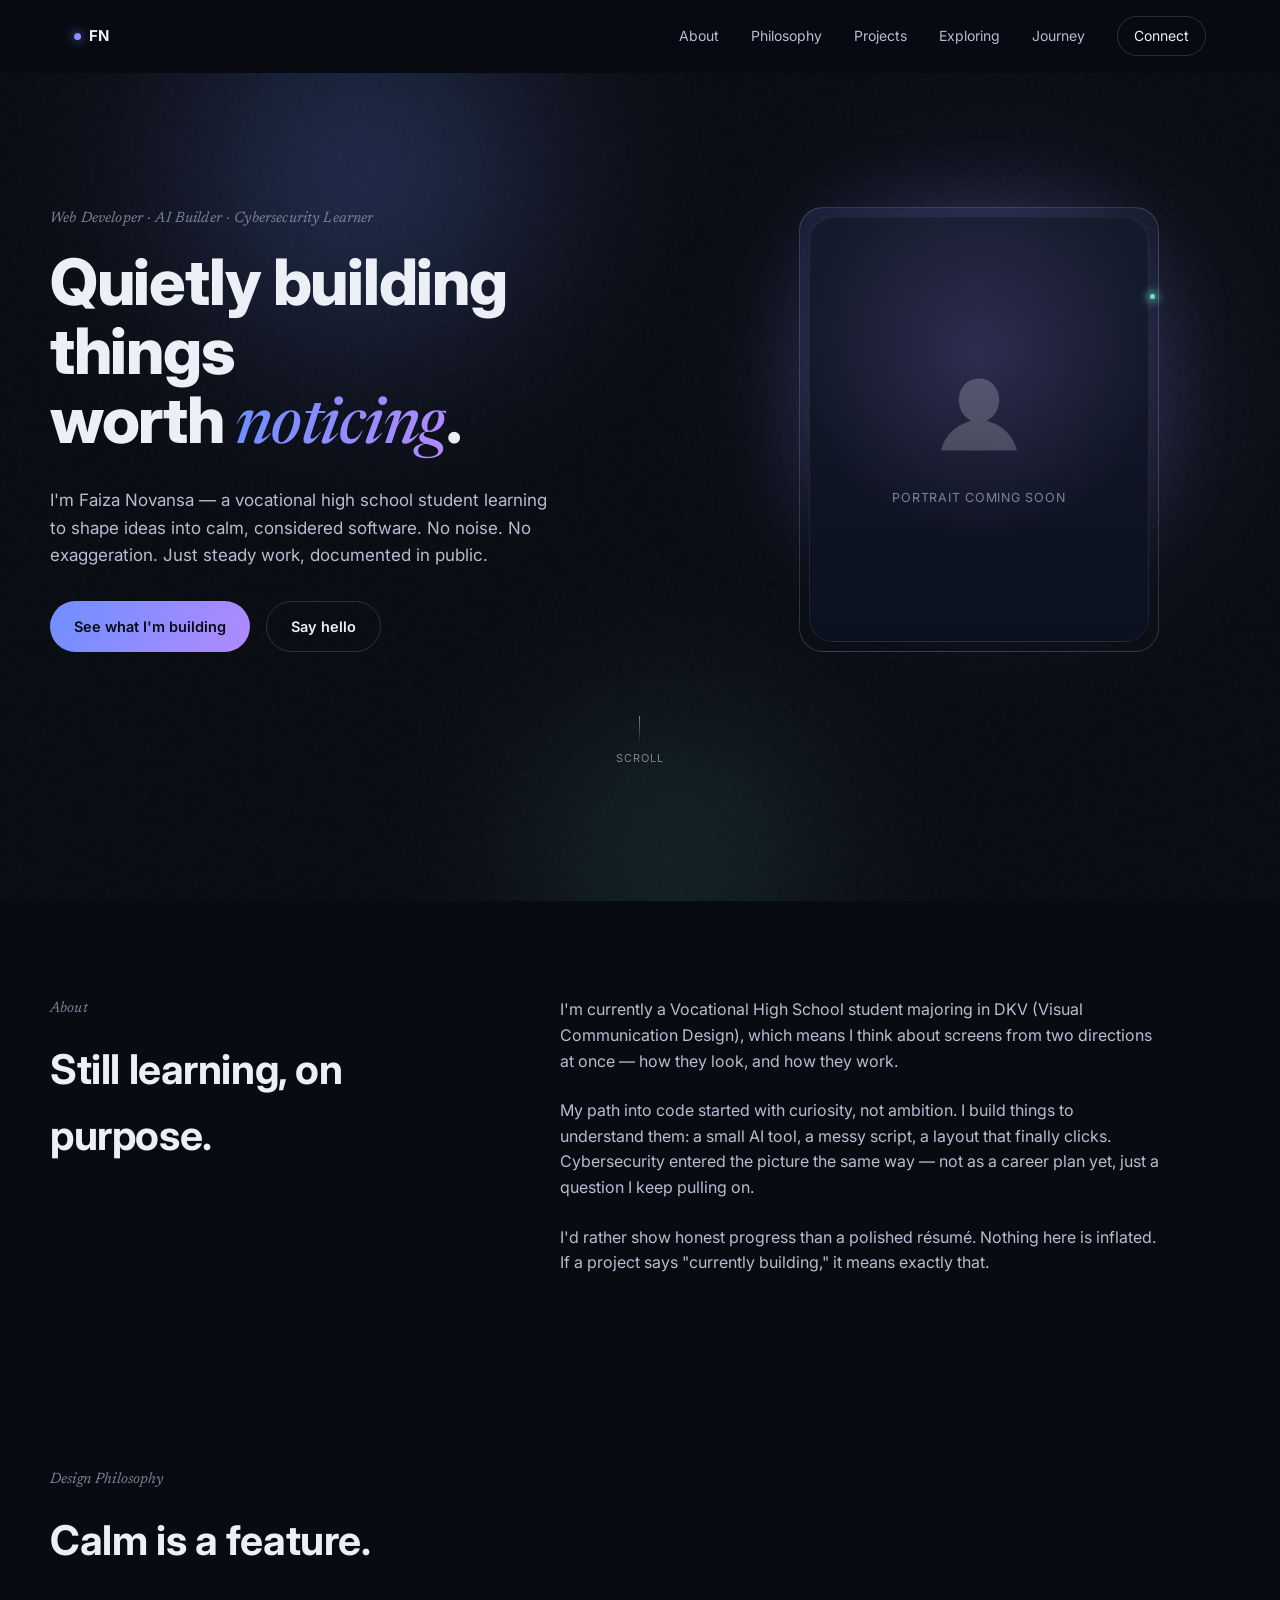
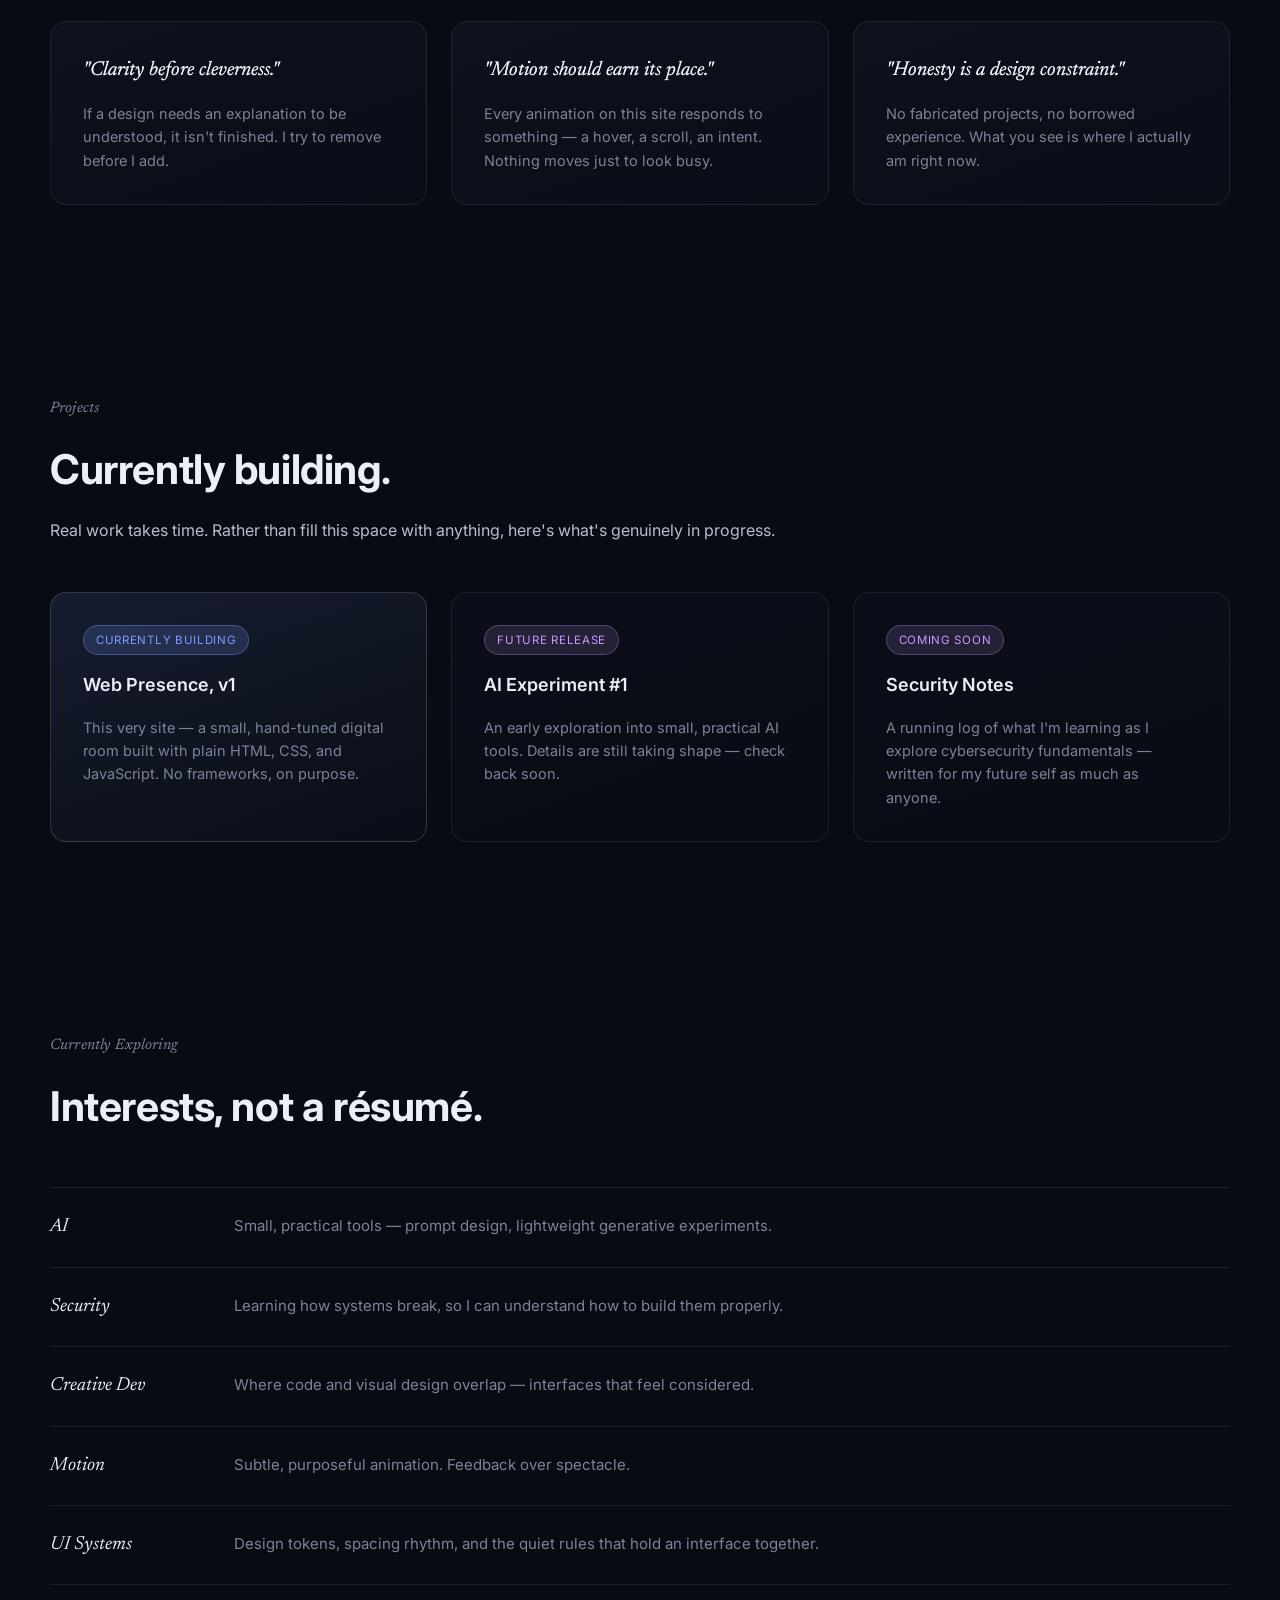
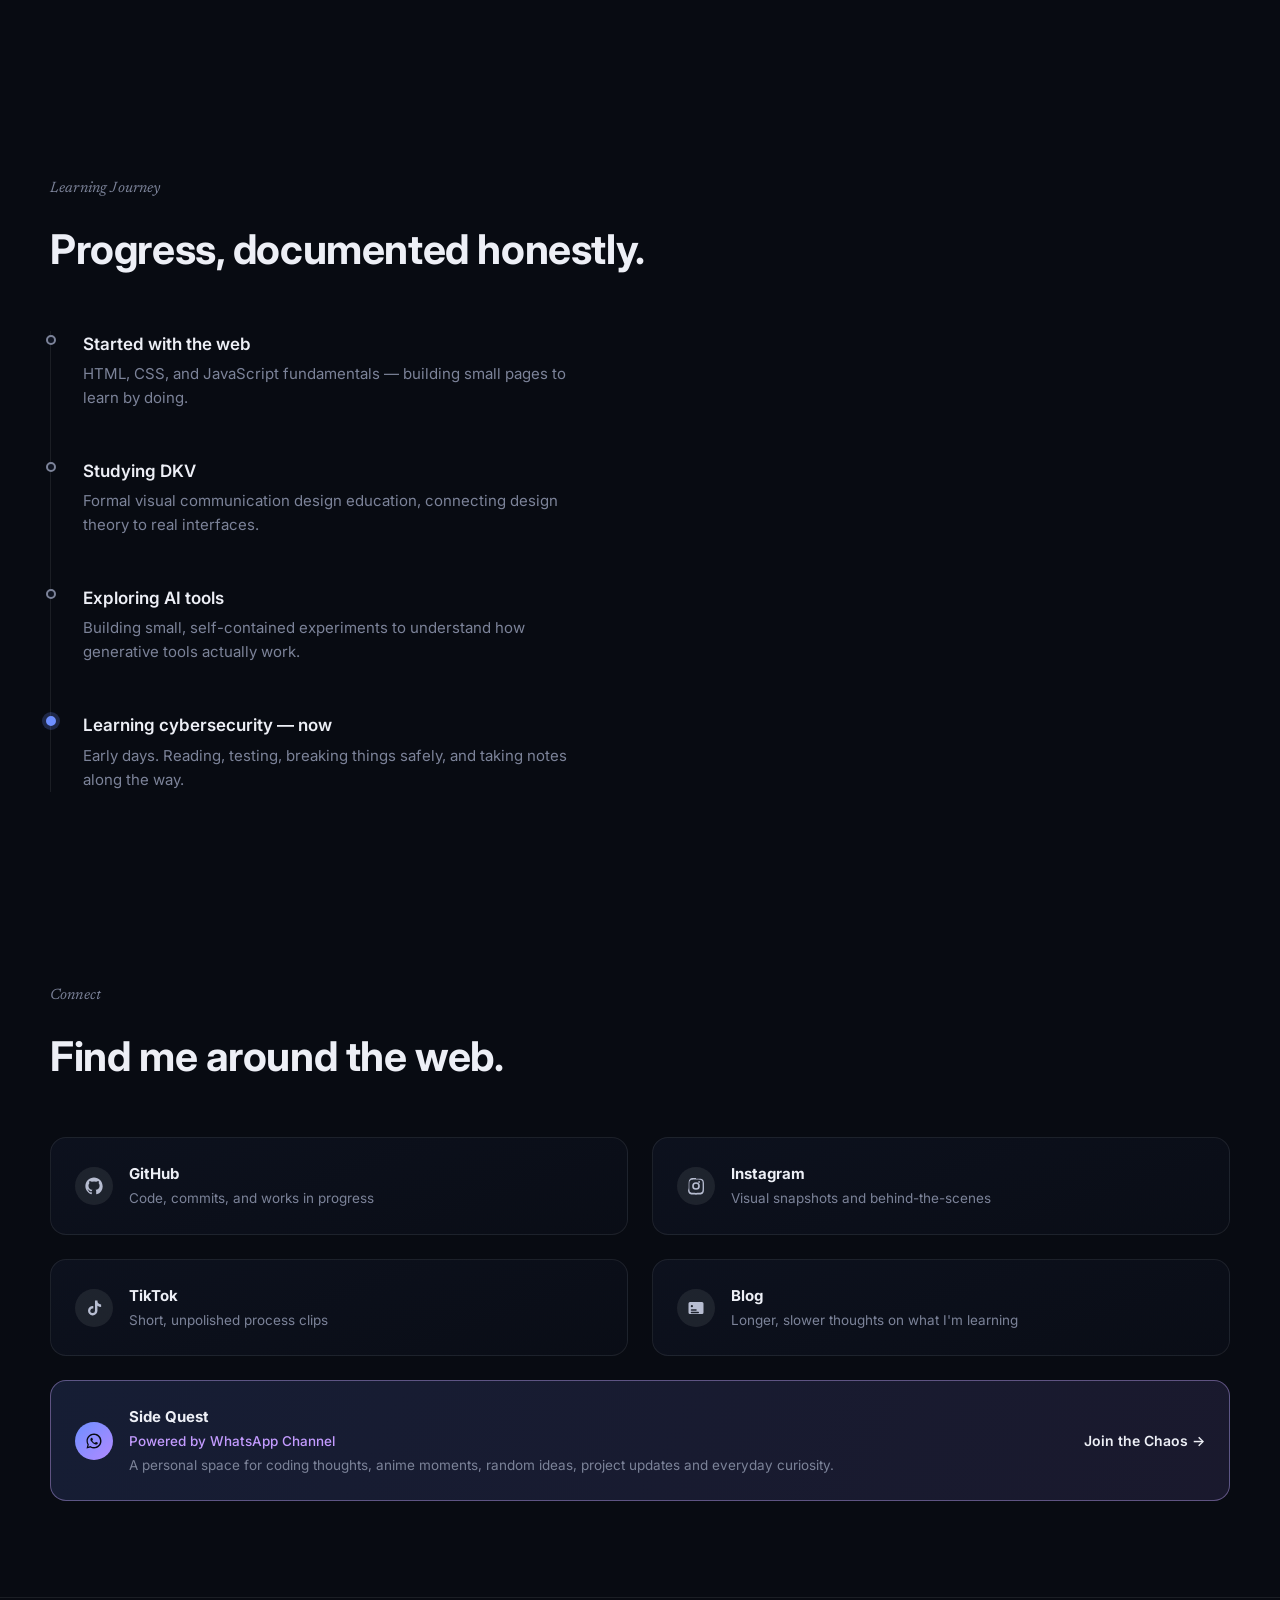
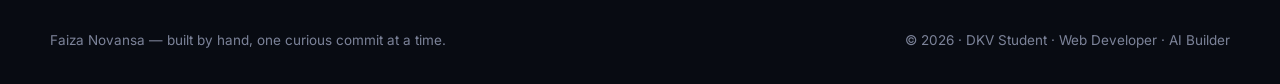
<file: index.html>
<!DOCTYPE html>
<html lang="en">
<head>
  <meta charset="UTF-8">
  <meta name="viewport" content="width=device-width, initial-scale=1.0">
  <title>Faiza Novansa — Vibe Coder</title>
  <meta name="description" content="Faiza Novansa is a web developer, AI builder, and cybersecurity learner exploring the quiet edges of technology one curious project at a time.">
  <meta name="author" content="Faiza Novansa">
  <link rel="canonical" href="https://faizanovansa.github.io">

  <!-- Open Graph -->
  <meta property="og:type" content="website">
  <meta property="og:url" content="https://faizanovansa.github.io">
  <meta property="og:title" content="Faiza Novansa — Vibe Coder">
  <meta property="og:description" content="Web Developer • AI Builder • Cybersecurity Learner. A calm, carefully crafted digital room.">
  <meta property="og:image" content="https://faizanovansa.github.io/og-image.png">
  <meta property="og:locale" content="en_US">

  <!-- Twitter Card -->
  <meta name="twitter:card" content="summary_large_image">
  <meta name="twitter:title" content="Faiza Novansa — Vibe Coder">
  <meta name="twitter:description" content="Web Developer • AI Builder • Cybersecurity Learner.">
  <meta name="twitter:image" content="https://faizanovansa.github.io/og-image.png">

  <!-- Icons / Manifest -->
  <link rel="icon" type="image/svg+xml" href="favicon.svg">
  <link rel="manifest" href="manifest.webmanifest">
  <meta name="theme-color" content="#0A0E17">

  <!-- Fonts -->
  <link rel="preconnect" href="https://fonts.googleapis.com">
  <link rel="preconnect" href="https://fonts.gstatic.com" crossorigin>
  <link href="https://fonts.googleapis.com/css2?family=Inter:wght@400;500;600;700;800&family=Newsreader:ital,wght@1,400;1,500&display=swap" rel="stylesheet">

  <link rel="stylesheet" href="style.css">

  <!-- JSON-LD: Person -->
  <script type="application/ld+json">
  {
    "@context": "https://schema.org",
    "@type": "Person",
    "name": "Faiza Novansa",
    "url": "https://faizanovansa.github.io",
    "jobTitle": "Web Developer, AI Builder",
    "description": "Vocational High School Student (DKV) exploring web development, AI, and cybersecurity.",
    "sameAs": [
      "https://github.com/faizanovansa",
      "https://instagram.com/faizanovansa",
      "https://tiktok.com/@izz_urusai",
      "https://faizanovansa.blogspot.com"
    ]
  }
  </script>
</head>
<body>

  <a class="skip-link" href="#main">Skip to content</a>

  <!-- NAVIGATION -->
  <header class="nav" data-reveal>
    <div class="nav__inner">
      <a href="#top" class="nav__mark" aria-label="Faiza Novansa, back to top">
        <span class="nav__mark-dot" aria-hidden="true"></span>
        FN
      </a>

      <nav class="nav__links" aria-label="Primary">
        <a href="#about">About</a>
        <a href="#philosophy">Philosophy</a>
        <a href="#projects">Projects</a>
        <a href="#exploring">Exploring</a>
        <a href="#journey">Journey</a>
        <a href="#connect" class="nav__cta">Connect</a>
      </nav>

      <button class="nav__toggle" id="navToggle" aria-expanded="false" aria-controls="navMobile" aria-label="Open menu">
        <span></span><span></span><span></span>
      </button>
    </div>

    <nav class="nav__mobile" id="navMobile" aria-label="Mobile">
      <a href="#about">About</a>
      <a href="#philosophy">Philosophy</a>
      <a href="#projects">Projects</a>
      <a href="#exploring">Exploring</a>
      <a href="#journey">Journey</a>
      <a href="#connect">Connect</a>
    </nav>
  </header>

  <main id="main">

    <!-- HERO -->
    <section class="hero" id="top">
      <div class="hero__aurora" aria-hidden="true">
        <span class="aurora aurora--one"></span>
        <span class="aurora aurora--two"></span>
        <span class="aurora aurora--three"></span>
        <span class="noise" aria-hidden="true"></span>
      </div>

      <div class="hero__inner">
        <div class="hero__copy" data-reveal>
          <p class="eyebrow">Web Developer · AI Builder · Cybersecurity Learner</p>
          <h1 class="hero__headline">
            Quietly building things<br>
            worth <em>noticing</em>.
          </h1>
          <p class="hero__sub">
            I'm Faiza Novansa — a vocational high school student learning to shape ideas
            into calm, considered software. No noise. No exaggeration. Just steady work,
            documented in public.
          </p>
          <div class="hero__actions">
            <a href="#projects" class="btn btn--primary">See what I'm building</a>
            <a href="#connect" class="btn btn--ghost">Say hello</a>
          </div>
        </div>

        <div class="hero__portrait" data-reveal>
          <div class="portrait-frame">
            <div class="portrait-frame__glow" aria-hidden="true"></div>
            <div class="portrait-frame__ring" aria-hidden="true"></div>
            <div class="portrait-frame__inner">
              <!--
                PORTRAIT PLACEHOLDER
                Replace the <div class="portrait-placeholder"> block below with:
                <img src="ruPI1Eq.jpeg" alt="Faiza Novansa" class="portrait-image">
                Recommended: 1000×1250px, soft even lighting, plain or blurred background.
                The frame, glow, and spacing are already tuned to receive it.
              -->
              <div class="portrait-placeholder">
                <svg viewBox="0 0 200 250" aria-hidden="true" class="portrait-placeholder__mark">
                  <path d="M100 55c-24 0-42 19-42 45 0 20 11 36 26 43-32 9-56 30-63 62h158c-7-32-31-53-63-62 15-7 26-23 26-43 0-26-18-45-42-45z" />
                </svg>
                <span class="portrait-placeholder__label">Portrait coming soon</span>
              </div>
            </div>
            <span class="portrait-frame__firefly" aria-hidden="true"></span>
          </div>
        </div>
      </div>

      <div class="hero__scroll" aria-hidden="true">
        <span></span>
        <p>Scroll</p>
      </div>
    </section>

    <!-- ABOUT -->
    <section class="section about" id="about" data-reveal>
      <div class="section__inner about__grid">
        <div class="section__head">
          <p class="eyebrow">About</p>
          <h2>Still learning, on purpose.</h2>
        </div>
        <div class="about__body">
          <p>
            I'm currently a Vocational High School student majoring in DKV
            (Visual Communication Design), which means I think about screens
            from two directions at once — how they look, and how they work.
          </p>
          <p>
            My path into code started with curiosity, not ambition. I build
            things to understand them: a small AI tool, a messy script, a
            layout that finally clicks. Cybersecurity entered the picture the
            same way — not as a career plan yet, just a question I keep
            pulling on.
          </p>
          <p>
            I'd rather show honest progress than a polished résumé. Nothing
            here is inflated. If a project says "currently building," it
            means exactly that.
          </p>
        </div>
      </div>
    </section>

    <!-- DESIGN PHILOSOPHY -->
    <section class="section philosophy" id="philosophy" data-reveal>
      <div class="section__inner">
        <div class="section__head">
          <p class="eyebrow">Design Philosophy</p>
          <h2>Calm is a feature.</h2>
        </div>

        <div class="philosophy__grid">
          <article class="philosophy__card">
            <p class="philosophy__quote">"Clarity before cleverness."</p>
            <p class="philosophy__note">
              If a design needs an explanation to be understood, it isn't
              finished. I try to remove before I add.
            </p>
          </article>
          <article class="philosophy__card">
            <p class="philosophy__quote">"Motion should earn its place."</p>
            <p class="philosophy__note">
              Every animation on this site responds to something — a hover,
              a scroll, an intent. Nothing moves just to look busy.
            </p>
          </article>
          <article class="philosophy__card">
            <p class="philosophy__quote">"Honesty is a design constraint."</p>
            <p class="philosophy__note">
              No fabricated projects, no borrowed experience. What you see
              is where I actually am right now.
            </p>
          </article>
        </div>
      </div>
    </section>

    <!-- PROJECTS -->
    <section class="section projects" id="projects" data-reveal>
      <div class="section__inner">
        <div class="section__head">
          <p class="eyebrow">Projects</p>
          <h2>Currently building.</h2>
          <p class="section__lede">
            Real work takes time. Rather than fill this space with anything,
            here's what's genuinely in progress.
          </p>
        </div>

        <div class="projects__grid">
          <article class="project-card">
            <span class="project-card__status">Currently Building</span>
            <h3>Web Presence, v1</h3>
            <p>
              This very site — a small, hand-tuned digital room built with
              plain HTML, CSS, and JavaScript. No frameworks, on purpose.
            </p>
          </article>

          <article class="project-card project-card--muted">
            <span class="project-card__status project-card__status--future">Future Release</span>
            <h3>AI Experiment #1</h3>
            <p>
              An early exploration into small, practical AI tools. Details
              are still taking shape — check back soon.
            </p>
          </article>

          <article class="project-card project-card--muted">
            <span class="project-card__status project-card__status--future">Coming Soon</span>
            <h3>Security Notes</h3>
            <p>
              A running log of what I'm learning as I explore cybersecurity
              fundamentals — written for my future self as much as anyone.
            </p>
          </article>
        </div>
      </div>
    </section>

    <!-- CURRENTLY EXPLORING -->
    <section class="section exploring" id="exploring" data-reveal>
      <div class="section__inner">
        <div class="section__head">
          <p class="eyebrow">Currently Exploring</p>
          <h2>Interests, not a résumé.</h2>
        </div>

        <ul class="exploring__list">
          <li class="exploring__item">
            <span class="exploring__index">AI</span>
            <p>Small, practical tools — prompt design, lightweight generative experiments.</p>
          </li>
          <li class="exploring__item">
            <span class="exploring__index">Security</span>
            <p>Learning how systems break, so I can understand how to build them properly.</p>
          </li>
          <li class="exploring__item">
            <span class="exploring__index">Creative Dev</span>
            <p>Where code and visual design overlap — interfaces that feel considered.</p>
          </li>
          <li class="exploring__item">
            <span class="exploring__index">Motion</span>
            <p>Subtle, purposeful animation. Feedback over spectacle.</p>
          </li>
          <li class="exploring__item">
            <span class="exploring__index">UI Systems</span>
            <p>Design tokens, spacing rhythm, and the quiet rules that hold an interface together.</p>
          </li>
        </ul>
      </div>
    </section>

    <!-- LEARNING JOURNEY -->
    <section class="section journey" id="journey" data-reveal>
      <div class="section__inner">
        <div class="section__head">
          <p class="eyebrow">Learning Journey</p>
          <h2>Progress, documented honestly.</h2>
        </div>

        <ol class="journey__list">
          <li class="journey__item">
            <span class="journey__marker" aria-hidden="true"></span>
            <div>
              <h3>Started with the web</h3>
              <p>HTML, CSS, and JavaScript fundamentals — building small pages to learn by doing.</p>
            </div>
          </li>
          <li class="journey__item">
            <span class="journey__marker" aria-hidden="true"></span>
            <div>
              <h3>Studying DKV</h3>
              <p>Formal visual communication design education, connecting design theory to real interfaces.</p>
            </div>
          </li>
          <li class="journey__item">
            <span class="journey__marker" aria-hidden="true"></span>
            <div>
              <h3>Exploring AI tools</h3>
              <p>Building small, self-contained experiments to understand how generative tools actually work.</p>
            </div>
          </li>
          <li class="journey__item journey__item--current">
            <span class="journey__marker" aria-hidden="true"></span>
            <div>
              <h3>Learning cybersecurity — now</h3>
              <p>Early days. Reading, testing, breaking things safely, and taking notes along the way.</p>
            </div>
          </li>
        </ol>
      </div>
    </section>

    <!-- CONNECT -->
    <section class="section connect" id="connect" data-reveal>
      <div class="section__inner">
        <div class="section__head">
          <p class="eyebrow">Connect</p>
          <h2>Find me around the web.</h2>
        </div>

        <div class="connect__grid">
          <a class="connect-card" href="https://github.com/faizanovansa" target="_blank" rel="noopener noreferrer">
            <span class="connect-card__icon" aria-hidden="true">
              <svg viewBox="0 0 24 24"><path d="M12 .5C5.65.5.5 5.65.5 12c0 5.08 3.29 9.39 7.86 10.91.57.1.78-.25.78-.55 0-.27-.01-1.15-.02-2.09-3.2.7-3.88-1.36-3.88-1.36-.52-1.33-1.28-1.68-1.28-1.68-1.05-.72.08-.71.08-.71 1.16.08 1.77 1.19 1.77 1.19 1.03 1.77 2.7 1.26 3.36.96.1-.75.4-1.26.73-1.55-2.55-.29-5.23-1.28-5.23-5.68 0-1.26.45-2.28 1.19-3.08-.12-.29-.52-1.46.11-3.05 0 0 .97-.31 3.18 1.18a11.1 11.1 0 0 1 5.79 0c2.2-1.49 3.17-1.18 3.17-1.18.63 1.59.23 2.76.12 3.05.74.8 1.18 1.82 1.18 3.08 0 4.41-2.69 5.38-5.25 5.67.42.36.78 1.08.78 2.17 0 1.57-.01 2.83-.01 3.21 0 .3.2.66.79.55A10.52 10.52 0 0 0 23.5 12C23.5 5.65 18.35.5 12 .5z"/></svg>
            </span>
            <span class="connect-card__body">
              <strong>GitHub</strong>
              <span>Code, commits, and works in progress</span>
            </span>
          </a>

          <a class="connect-card" href="https://instagram.com/USERNAME" target="_blank" rel="noopener noreferrer">
            <span class="connect-card__icon" aria-hidden="true">
              <svg viewBox="0 0 24 24"><path d="M12 2.2c3.2 0 3.58.01 4.85.07 1.17.05 1.97.24 2.43.4a4.9 4.9 0 0 1 1.77 1.15 4.9 4.9 0 0 1 1.15 1.77c.16.46.35 1.26.4 2.43.06 1.27.07 1.65.07 4.85s-.01 3.58-.07 4.85c-.05 1.17-.24 1.97-.4 2.43a4.9 4.9 0 0 1-1.15 1.77 4.9 4.9 0 0 1-1.77 1.15c-.46.16-1.26.35-2.43.4-1.27.06-1.65.07-4.85.07s-3.58-.01-4.85-.07c-1.17-.05-1.97-.24-2.43-.4a4.9 4.9 0 0 1-1.77-1.15 4.9 4.9 0 0 1-1.15-1.77c-.16-.46-.35-1.26-.4-2.43C2.21 15.58 2.2 15.2 2.2 12s.01-3.58.07-4.85c.05-1.17.24-1.97.4-2.43a4.9 4.9 0 0 1 1.15-1.77A4.9 4.9 0 0 1 5.59 1.8c.46-.16 1.26-.35 2.43-.4C9.29 1.34 9.67 1.33 12 1.33m0 2.16c-3.15 0-3.5.01-4.74.07-.96.04-1.48.2-1.83.34-.46.18-.79.39-1.14.74-.35.35-.56.68-.74 1.14-.14.35-.3.87-.34 1.83-.06 1.24-.07 1.59-.07 4.74s.01 3.5.07 4.74c.04.96.2 1.48.34 1.83.18.46.39.79.74 1.14.35.35.68.56 1.14.74.35.14.87.3 1.83.34 1.24.06 1.59.07 4.74.07s3.5-.01 4.74-.07c.96-.04 1.48-.2 1.83-.34.46-.18.79-.39 1.14-.74.35-.35.56-.68.74-1.14.14-.35.3-.87.34-1.83.06-1.24.07-1.59.07-4.74s-.01-3.5-.07-4.74c-.04-.96-.2-1.48-.34-1.83a3.06 3.06 0 0 0-.74-1.14 3.06 3.06 0 0 0-1.14-.74c-.35-.14-.87-.3-1.83-.34-1.24-.06-1.59-.07-4.74-.07M12 6.86a5.14 5.14 0 1 1 0 10.28 5.14 5.14 0 0 1 0-10.28m0 2.16a2.98 2.98 0 1 0 0 5.96 2.98 2.98 0 0 0 0-5.96m5.34-2.4a1.2 1.2 0 1 1-2.4 0 1.2 1.2 0 0 1 2.4 0"/></svg>
            </span>
            <span class="connect-card__body">
              <strong>Instagram</strong>
              <span>Visual snapshots and behind-the-scenes</span>
            </span>
          </a>

          <a class="connect-card" href="https://tiktok.com/@USERNAME" target="_blank" rel="noopener noreferrer">
            <span class="connect-card__icon" aria-hidden="true">
              <svg viewBox="0 0 24 24"><path d="M16.6 2h-3.3v13.7a3.1 3.1 0 1 1-2.2-2.97V9.3a6.3 6.3 0 1 0 5.5 6.25V8.9a8.3 8.3 0 0 0 4.9 1.6V7.2a5.1 5.1 0 0 1-4.9-5.2z"/></svg>
            </span>
            <span class="connect-card__body">
              <strong>TikTok</strong>
              <span>Short, unpolished process clips</span>
            </span>
          </a>

          <a class="connect-card" href="https://faizanovansa.blogspot.com" target="_blank" rel="noopener noreferrer">
            <span class="connect-card__icon" aria-hidden="true">
              <svg viewBox="0 0 24 24"><path d="M4 4h16a2 2 0 0 1 2 2v12a2 2 0 0 1-2 2H4a2 2 0 0 1-2-2V6a2 2 0 0 1 2-2zm2.5 4a1.5 1.5 0 1 0 0 3 1.5 1.5 0 0 0 0-3zM6 13.5a1 1 0 0 0 0 2h6a1 1 0 0 0 0-2H6zm0 3.5a1 1 0 1 0 0 2h9a1 1 0 1 0 0-2H6z"/></svg>
            </span>
            <span class="connect-card__body">
              <strong>Blog</strong>
              <span>Longer, slower thoughts on what I'm learning</span>
            </span>
          </a>

          <a class="connect-card connect-card--featured" href="#" data-whatsapp-link target="_blank" rel="noopener noreferrer">
            <span class="connect-card__icon" aria-hidden="true">
              <svg viewBox="0 0 24 24"><path d="M12.02 2C6.5 2 2.02 6.48 2.02 12c0 1.85.5 3.58 1.36 5.07L2 22l5.06-1.33A9.96 9.96 0 0 0 12.02 22C17.55 22 22 17.52 22 12S17.55 2 12.02 2zm0 18.13c-1.6 0-3.1-.43-4.39-1.19l-.31-.18-3 .79.8-2.93-.2-.3a8.13 8.13 0 0 1-1.27-4.32c0-4.5 3.67-8.15 8.19-8.15 4.51 0 8.18 3.65 8.18 8.15 0 4.51-3.67 8.13-8 8.13zm4.48-6.1c-.24-.12-1.44-.71-1.67-.79-.22-.08-.38-.12-.54.12-.16.24-.62.79-.76.95-.14.16-.28.18-.52.06-.24-.12-1.01-.37-1.92-1.18-.71-.63-1.19-1.42-1.33-1.66-.14-.24-.01-.37.11-.49.11-.11.24-.28.36-.42.12-.14.16-.24.24-.4.08-.16.04-.3-.02-.42-.06-.12-.54-1.3-.74-1.78-.19-.47-.39-.4-.54-.41-.14-.01-.3-.01-.46-.01a.9.9 0 0 0-.64.3c-.22.24-.85.83-.85 2.02 0 1.19.87 2.34 1 2.5.12.16 1.7 2.6 4.13 3.64.58.25 1.03.4 1.38.51.58.18 1.11.16 1.53.1.47-.07 1.44-.59 1.64-1.16.2-.57.2-1.06.14-1.16-.06-.1-.22-.16-.46-.28z"/></svg>
            </span>
            <span class="connect-card__body">
              <strong>Side Quest</strong>
              <span class="connect-card__subtitle">Powered by WhatsApp Channel</span>
              <span>A personal space for coding thoughts, anime moments, random ideas, project updates and everyday curiosity.</span>
            </span>
            <span class="connect-card__cta">Join the Chaos →</span>
          </a>
        </div>
      </div>
    </section>

  </main>

  <!-- FOOTER -->
  <footer class="footer" data-reveal>
    <div class="footer__inner">
      <p>Faiza Novansa — built by hand, one curious commit at a time.</p>
      <p class="footer__meta">© <span id="year"></span> · DKV Student · Web Developer · AI Builder</p>
    </div>
  </footer>

  <div class="toast" id="toast" role="status" aria-live="polite"></div>

  <script src="script.js" defer></script>
</body>
</html>
</file>
<file: style.css>
/* ============================================================
   FAIZA NOVANSA — DESIGN TOKENS
   ============================================================ */
:root {
  /* Color */
  --bg: #080B12;
  --bg-elevated: #0E1320;
  --bg-card: #10162654;
  --border: #FFFFFF14;
  --border-strong: #FFFFFF26;
  --text: #EDEFF6;
  --text-soft: #B7BDD1;
  --text-mute: #7C8399;
  --blue: #7C9BFF;
  --blue-dim: #5A76D6;
  --purple: #C39BFF;
  --purple-dim: #9E7BE0;
  --aurora-a: #6E8FFF;
  --aurora-b: #B18AFF;
  --aurora-c: #6FE3C8;

  /* Type */
  --font-body: "Inter", ui-sans-serif, system-ui, -apple-system, sans-serif;
  --font-accent: "Newsreader", Georgia, serif;

  /* Spacing — 8pt system */
  --sp-1: 8px;
  --sp-2: 16px;
  --sp-3: 24px;
  --sp-4: 32px;
  --sp-5: 48px;
  --sp-6: 64px;
  --sp-7: 96px;
  --sp-8: 128px;

  /* Layout */
  --content-max: 1180px;
  --content-narrow: 760px;
  --radius-sm: 10px;
  --radius-md: 16px;
  --radius-lg: 24px;

  /* Motion */
  --ease: cubic-bezier(.16, 1, .3, 1);
  --dur-fast: 180ms;
  --dur-med: 420ms;
  --dur-slow: 900ms;
}

/* ============================================================
   RESET
   ============================================================ */
*, *::before, *::after { box-sizing: border-box; }
html { scroll-behavior: smooth; }
body {
  margin: 0;
  background: var(--bg);
  color: var(--text);
  font-family: var(--font-body);
  font-size: 16px;
  line-height: 1.6;
  -webkit-font-smoothing: antialiased;
  text-rendering: optimizeLegibility;
}
img, svg { display: block; max-width: 100%; }
a { color: inherit; text-decoration: none; }
ul, ol { margin: 0; padding: 0; list-style: none; }
h1, h2, h3, p { margin: 0; }
button { font: inherit; color: inherit; background: none; border: none; cursor: pointer; }

@media (prefers-reduced-motion: reduce) {
  html { scroll-behavior: auto; }
  *, *::before, *::after {
    animation-duration: 0.001ms !important;
    animation-iteration-count: 1 !important;
    transition-duration: 0.001ms !important;
    scroll-behavior: auto !important;
  }
}

.skip-link {
  position: absolute;
  left: -999px;
  top: 0;
  background: var(--blue);
  color: #080B12;
  padding: var(--sp-1) var(--sp-2);
  z-index: 100;
  border-radius: 0 0 var(--radius-sm) 0;
  font-weight: 600;
}
.skip-link:focus {
  left: 0;
}

:focus-visible {
  outline: 2px solid var(--blue);
  outline-offset: 3px;
  border-radius: 4px;
}

/* ============================================================
   REVEAL ON SCROLL
   ============================================================ */
[data-reveal] {
  opacity: 0;
  transform: translateY(18px);
  transition: opacity var(--dur-slow) var(--ease), transform var(--dur-slow) var(--ease);
}
[data-reveal].is-visible {
  opacity: 1;
  transform: translateY(0);
}

/* ============================================================
   NAVIGATION
   ============================================================ */
.nav {
  position: sticky;
  top: 0;
  z-index: 50;
  background: color-mix(in srgb, var(--bg) 78%, transparent);
  backdrop-filter: blur(14px);
  -webkit-backdrop-filter: blur(14px);
  border-bottom: 1px solid transparent;
  transition: border-color var(--dur-fast) var(--ease);
}
.nav.is-scrolled { border-bottom-color: var(--border); }

.nav__inner {
  max-width: var(--content-max);
  margin: 0 auto;
  padding: var(--sp-2) var(--sp-3);
  display: flex;
  align-items: center;
  justify-content: space-between;
}

.nav__mark {
  display: inline-flex;
  align-items: center;
  gap: var(--sp-1);
  font-weight: 700;
  letter-spacing: 0.02em;
  font-size: 15px;
}
.nav__mark-dot {
  width: 7px;
  height: 7px;
  border-radius: 50%;
  background: linear-gradient(135deg, var(--aurora-a), var(--aurora-b));
  box-shadow: 0 0 12px 1px color-mix(in srgb, var(--aurora-a) 60%, transparent);
}

.nav__links {
  display: flex;
  align-items: center;
  gap: var(--sp-4);
  font-size: 14px;
  color: var(--text-soft);
}
.nav__links a { transition: color var(--dur-fast) var(--ease); }
.nav__links a:hover { color: var(--text); }
.nav__cta {
  color: var(--text) !important;
  border: 1px solid var(--border-strong);
  padding: 8px 16px;
  border-radius: 999px;
  transition: border-color var(--dur-fast) var(--ease), background var(--dur-fast) var(--ease);
}
.nav__cta:hover { background: var(--border); border-color: var(--blue-dim); }

.nav__toggle {
  display: none;
  flex-direction: column;
  gap: 5px;
  padding: 6px;
}
.nav__toggle span {
  width: 20px;
  height: 2px;
  background: var(--text);
  transition: transform var(--dur-fast) var(--ease), opacity var(--dur-fast) var(--ease);
}
.nav__toggle[aria-expanded="true"] span:nth-child(1) { transform: translateY(7px) rotate(45deg); }
.nav__toggle[aria-expanded="true"] span:nth-child(2) { opacity: 0; }
.nav__toggle[aria-expanded="true"] span:nth-child(3) { transform: translateY(-7px) rotate(-45deg); }

.nav__mobile {
  display: none;
  flex-direction: column;
  padding: 0 var(--sp-3) var(--sp-3);
  gap: var(--sp-2);
  font-size: 15px;
  color: var(--text-soft);
}
.nav__mobile.is-open { display: flex; }

@media (max-width: 780px) {
  .nav__links { display: none; }
  .nav__toggle { display: flex; }
}

/* ============================================================
   HERO
   ============================================================ */
.hero {
  position: relative;
  min-height: 92vh;
  display: flex;
  flex-direction: column;
  justify-content: center;
  overflow: hidden;
  padding: var(--sp-6) var(--sp-3);
}

.hero__aurora {
  position: absolute;
  inset: 0;
  z-index: 0;
  overflow: hidden;
  pointer-events: none;
}
.aurora {
  position: absolute;
  border-radius: 50%;
  filter: blur(90px);
  opacity: 0.35;
  will-change: transform;
}
.aurora--one {
  width: 520px; height: 520px;
  top: -160px; left: 8%;
  background: radial-gradient(circle, var(--aurora-a), transparent 70%);
  animation: drift1 26s ease-in-out infinite;
}
.aurora--two {
  width: 460px; height: 460px;
  top: 10%; right: 4%;
  background: radial-gradient(circle, var(--aurora-b), transparent 70%);
  animation: drift2 32s ease-in-out infinite;
}
.aurora--three {
  width: 380px; height: 380px;
  bottom: -140px; left: 38%;
  background: radial-gradient(circle, var(--aurora-c), transparent 70%);
  opacity: 0.2;
  animation: drift3 22s ease-in-out infinite;
}
@keyframes drift1 {
  0%, 100% { transform: translate(0, 0) scale(1); }
  50% { transform: translate(40px, 30px) scale(1.08); }
}
@keyframes drift2 {
  0%, 100% { transform: translate(0, 0) scale(1); }
  50% { transform: translate(-30px, 40px) scale(1.05); }
}
@keyframes drift3 {
  0%, 100% { transform: translate(0, 0) scale(1); }
  50% { transform: translate(20px, -20px) scale(1.1); }
}
.noise {
  position: absolute;
  inset: 0;
  opacity: 0.035;
  mix-blend-mode: overlay;
  background-image: url("data:image/svg+xml,%3Csvg xmlns='http://www.w3.org/2000/svg' viewBox='0 0 200 200'%3E%3Cfilter id='n'%3E%3CfeTurbulence type='fractalNoise' baseFrequency='0.85' numOctaves='3' stitchTiles='stitch'/%3E%3C/filter%3E%3Crect width='100%25' height='100%25' filter='url(%23n)'/%3E%3C/svg%3E");
}

.hero__inner {
  position: relative;
  z-index: 1;
  max-width: var(--content-max);
  margin: 0 auto;
  width: 100%;
  display: grid;
  grid-template-columns: 1.1fr 0.9fr;
  gap: var(--sp-6);
  align-items: center;
}

.eyebrow {
  font-family: var(--font-accent);
  font-style: italic;
  font-size: 15px;
  color: var(--text-mute);
  margin-bottom: var(--sp-2);
  letter-spacing: 0.01em;
}

.hero__headline {
  font-size: clamp(2.4rem, 5vw, 4rem);
  font-weight: 800;
  line-height: 1.08;
  letter-spacing: -0.02em;
  margin-bottom: var(--sp-3);
}
.hero__headline em {
  font-style: italic;
  font-family: var(--font-accent);
  font-weight: 500;
  background: linear-gradient(100deg, var(--aurora-a), var(--aurora-b));
  -webkit-background-clip: text;
  background-clip: text;
  color: transparent;
}

.hero__sub {
  color: var(--text-soft);
  font-size: 17px;
  max-width: 46ch;
  margin-bottom: var(--sp-4);
}

.hero__actions {
  display: flex;
  gap: var(--sp-2);
  flex-wrap: wrap;
}

.btn {
  display: inline-flex;
  align-items: center;
  gap: 8px;
  padding: 13px 24px;
  border-radius: 999px;
  font-size: 14.5px;
  font-weight: 600;
  transition: transform var(--dur-fast) var(--ease), background var(--dur-fast) var(--ease), border-color var(--dur-fast) var(--ease);
}
.btn--primary {
  background: linear-gradient(120deg, var(--aurora-a), var(--aurora-b));
  color: #080B12;
}
.btn--primary:hover { transform: translateY(-2px); }
.btn--ghost {
  border: 1px solid var(--border-strong);
  color: var(--text);
}
.btn--ghost:hover { background: var(--border); transform: translateY(-2px); }

/* Portrait */
.hero__portrait { display: flex; justify-content: center; }
.portrait-frame {
  position: relative;
  width: min(340px, 80vw);
  aspect-ratio: 4 / 5;
}
.portrait-frame__glow {
  position: absolute;
  inset: -30px;
  background: radial-gradient(circle at 50% 40%, color-mix(in srgb, var(--aurora-a) 35%, transparent), transparent 70%);
  filter: blur(30px);
  animation: pulse 6s ease-in-out infinite;
}
@keyframes pulse {
  0%, 100% { opacity: 0.6; }
  50% { opacity: 1; }
}
.portrait-frame__ring {
  position: absolute;
  inset: -10px;
  border-radius: var(--radius-lg);
  border: 1px solid var(--border-strong);
  background: linear-gradient(160deg, color-mix(in srgb, var(--aurora-a) 12%, transparent), transparent 60%);
}
.portrait-frame__inner {
  position: relative;
  width: 100%;
  height: 100%;
  border-radius: var(--radius-lg);
  overflow: hidden;
  border: 1px solid var(--border);
  background: linear-gradient(165deg, #141B2C, #0B0F19);
}
.portrait-image {
  width: 100%;
  height: 100%;
  object-fit: cover;
  object-position: center top;
}
.portrait-placeholder {
  width: 100%;
  height: 100%;
  display: flex;
  flex-direction: column;
  align-items: center;
  justify-content: center;
  gap: var(--sp-2);
  background:
    radial-gradient(circle at 50% 32%, color-mix(in srgb, var(--aurora-b) 18%, transparent), transparent 55%),
    linear-gradient(180deg, #141B2C 0%, #0C1120 100%);
}
.portrait-placeholder__mark {
  width: 96px;
  height: 120px;
  fill: color-mix(in srgb, var(--text) 22%, transparent);
}
.portrait-placeholder__label {
  font-size: 12.5px;
  letter-spacing: 0.06em;
  text-transform: uppercase;
  color: var(--text-mute);
}
.portrait-frame__firefly {
  position: absolute;
  width: 5px;
  height: 5px;
  border-radius: 50%;
  background: var(--aurora-c);
  box-shadow: 0 0 10px 2px var(--aurora-c);
  top: 18%;
  right: -6px;
  animation: firefly 8s ease-in-out infinite;
}
@keyframes firefly {
  0%, 100% { transform: translate(0, 0); opacity: 0.8; }
  25% { transform: translate(-14px, 20px); opacity: 1; }
  50% { transform: translate(6px, 46px); opacity: 0.5; }
  75% { transform: translate(-10px, 24px); opacity: 1; }
}

.hero__scroll {
  position: relative;
  z-index: 1;
  margin: var(--sp-6) auto 0;
  display: flex;
  flex-direction: column;
  align-items: center;
  gap: 6px;
  color: var(--text-mute);
  font-size: 11px;
  letter-spacing: 0.1em;
  text-transform: uppercase;
}
.hero__scroll span {
  width: 1px;
  height: 28px;
  background: linear-gradient(180deg, var(--text-mute), transparent);
  animation: scrollLine 2.4s ease-in-out infinite;
}
@keyframes scrollLine {
  0% { transform: scaleY(0); transform-origin: top; }
  50% { transform: scaleY(1); transform-origin: top; }
  50.01% { transform-origin: bottom; }
  100% { transform: scaleY(0); transform-origin: bottom; }
}

@media (max-width: 900px) {
  .hero__inner { grid-template-columns: 1fr; text-align: left; }
  .hero__portrait { order: -1; margin-bottom: var(--sp-2); }
  .portrait-frame { width: min(260px, 60vw); }
}

/* ============================================================
   SECTIONS — shared
   ============================================================ */
.section { padding: var(--sp-7) var(--sp-3); }
.section__inner { max-width: var(--content-max); margin: 0 auto; }
.section__head { max-width: var(--content-narrow); margin-bottom: var(--sp-5); }
.section__head h2 {
  font-size: clamp(1.8rem, 3.2vw, 2.6rem);
  font-weight: 700;
  letter-spacing: -0.01em;
  margin-top: var(--sp-1);
}
.section__lede {
  color: var(--text-soft);
  margin-top: var(--sp-2);
  font-size: 16px;
}

/* ABOUT */
.about__grid {
  display: grid;
  grid-template-columns: 0.8fr 1.2fr;
  gap: var(--sp-6);
}
.about__body p {
  color: var(--text-soft);
  margin-bottom: var(--sp-3);
  max-width: 60ch;
}
.about__body p:last-child { margin-bottom: 0; }
@media (max-width: 900px) {
  .about__grid { grid-template-columns: 1fr; gap: var(--sp-3); }
}

/* PHILOSOPHY */
.philosophy__grid {
  display: grid;
  grid-template-columns: repeat(3, 1fr);
  gap: var(--sp-3);
}
.philosophy__card {
  padding: var(--sp-4);
  border: 1px solid var(--border);
  border-radius: var(--radius-md);
  background: linear-gradient(160deg, #10162699, #0B0F1999);
  transition: border-color var(--dur-fast) var(--ease), transform var(--dur-fast) var(--ease);
}
.philosophy__card:hover {
  border-color: var(--border-strong);
  transform: translateY(-3px);
}
.philosophy__quote {
  font-family: var(--font-accent);
  font-style: italic;
  font-size: 20px;
  margin-bottom: var(--sp-2);
  background: linear-gradient(100deg, var(--text), var(--text-soft));
  -webkit-background-clip: text;
  background-clip: text;
}
.philosophy__note { color: var(--text-mute); font-size: 14.5px; }
@media (max-width: 900px) {
  .philosophy__grid { grid-template-columns: 1fr; }
}

/* PROJECTS */
.projects__grid {
  display: grid;
  grid-template-columns: repeat(3, 1fr);
  gap: var(--sp-3);
}
.project-card {
  padding: var(--sp-4);
  border-radius: var(--radius-md);
  border: 1px solid var(--border-strong);
  background: linear-gradient(160deg, color-mix(in srgb, var(--blue) 8%, #10162699), #0B0F1999);
  min-height: 200px;
  display: flex;
  flex-direction: column;
  gap: var(--sp-2);
}
.project-card--muted {
  border-color: var(--border);
  background: linear-gradient(160deg, #10162650, #0B0F1950);
}
.project-card__status {
  align-self: flex-start;
  font-size: 11.5px;
  letter-spacing: 0.06em;
  text-transform: uppercase;
  padding: 5px 12px;
  border-radius: 999px;
  background: color-mix(in srgb, var(--blue) 18%, transparent);
  color: var(--blue);
  border: 1px solid color-mix(in srgb, var(--blue) 35%, transparent);
}
.project-card__status--future {
  background: color-mix(in srgb, var(--purple) 14%, transparent);
  color: var(--purple);
  border-color: color-mix(in srgb, var(--purple) 30%, transparent);
}
.project-card h3 { font-size: 18px; font-weight: 600; }
.project-card p { color: var(--text-mute); font-size: 14.5px; }
@media (max-width: 900px) {
  .projects__grid { grid-template-columns: 1fr; }
}

/* EXPLORING */
.exploring__list {
  display: flex;
  flex-direction: column;
}
.exploring__item {
  display: grid;
  grid-template-columns: 160px 1fr;
  gap: var(--sp-3);
  padding: var(--sp-3) 0;
  border-top: 1px solid var(--border);
  align-items: baseline;
  transition: padding-left var(--dur-fast) var(--ease);
}
.exploring__item:last-child { border-bottom: 1px solid var(--border); }
.exploring__item:hover { padding-left: var(--sp-2); }
.exploring__index {
  font-family: var(--font-accent);
  font-style: italic;
  font-size: 19px;
  color: var(--text);
}
.exploring__item p { color: var(--text-mute); font-size: 15px; }
@media (max-width: 640px) {
  .exploring__item { grid-template-columns: 1fr; gap: 4px; }
}

/* JOURNEY */
.journey__list {
  position: relative;
  padding-left: var(--sp-4);
  border-left: 1px solid var(--border);
}
.journey__item {
  position: relative;
  padding-bottom: var(--sp-5);
}
.journey__item:last-child { padding-bottom: 0; }
.journey__marker {
  position: absolute;
  left: calc(var(--sp-4) * -1 - 5px);
  top: 4px;
  width: 10px;
  height: 10px;
  border-radius: 50%;
  background: var(--bg-elevated);
  border: 2px solid var(--text-mute);
}
.journey__item--current .journey__marker {
  border-color: var(--aurora-a);
  background: var(--aurora-a);
  box-shadow: 0 0 0 4px color-mix(in srgb, var(--aurora-a) 22%, transparent);
}
.journey__item h3 { font-size: 17px; font-weight: 600; margin-bottom: 4px; }
.journey__item p { color: var(--text-mute); font-size: 15px; max-width: 56ch; }

/* CONNECT */
.connect__grid {
  display: grid;
  grid-template-columns: repeat(2, 1fr);
  gap: var(--sp-3);
}
.connect-card {
  display: flex;
  align-items: center;
  gap: var(--sp-2);
  padding: var(--sp-3);
  border-radius: var(--radius-md);
  border: 1px solid var(--border);
  background: linear-gradient(160deg, #10162699, #0B0F1999);
  transition: border-color var(--dur-fast) var(--ease), transform var(--dur-fast) var(--ease);
}
.connect-card:hover { border-color: var(--border-strong); transform: translateY(-2px); }
.connect-card__icon {
  width: 38px; height: 38px;
  flex-shrink: 0;
  display: flex; align-items: center; justify-content: center;
  border-radius: 50%;
  background: var(--border);
}
.connect-card__icon svg { width: 18px; height: 18px; fill: var(--text-soft); }
.connect-card__body { display: flex; flex-direction: column; gap: 2px; }
.connect-card__body strong { font-size: 15px; }
.connect-card__body span { color: var(--text-mute); font-size: 13.5px; }

.connect-card--featured {
  grid-column: 1 / -1;
  flex-wrap: wrap;
  border-color: color-mix(in srgb, var(--aurora-b) 30%, var(--border-strong));
  background: linear-gradient(120deg, color-mix(in srgb, var(--aurora-a) 10%, #10162699), color-mix(in srgb, var(--aurora-b) 10%, #0B0F1999));
  position: relative;
}
.connect-card--featured .connect-card__icon {
  background: linear-gradient(135deg, var(--aurora-a), var(--aurora-b));
}
.connect-card--featured .connect-card__icon svg { fill: #080B12; }
.connect-card__subtitle { color: var(--purple) !important; font-weight: 500; }
.connect-card__cta {
  margin-left: auto;
  font-size: 14px;
  font-weight: 600;
  color: var(--text);
  white-space: nowrap;
}
@media (max-width: 720px) {
  .connect__grid { grid-template-columns: 1fr; }
  .connect-card__cta { margin-left: 0; }
}

/* ============================================================
   FOOTER
   ============================================================ */
.footer {
  border-top: 1px solid var(--border);
  padding: var(--sp-4) var(--sp-3);
}
.footer__inner {
  max-width: var(--content-max);
  margin: 0 auto;
  display: flex;
  justify-content: space-between;
  flex-wrap: wrap;
  gap: var(--sp-1);
  color: var(--text-mute);
  font-size: 13.5px;
}

/* ============================================================
   TOAST
   ============================================================ */
.toast {
  position: fixed;
  bottom: var(--sp-3);
  left: 50%;
  transform: translate(-50%, 20px);
  background: var(--bg-elevated);
  border: 1px solid var(--border-strong);
  color: var(--text);
  padding: 12px 20px;
  border-radius: 999px;
  font-size: 13.5px;
  opacity: 0;
  pointer-events: none;
  transition: opacity var(--dur-med) var(--ease), transform var(--dur-med) var(--ease);
  z-index: 200;
  box-shadow: 0 12px 40px -12px rgba(0,0,0,0.6);
}
.toast.is-visible {
  opacity: 1;
  transform: translate(-50%, 0);
}
</file>
